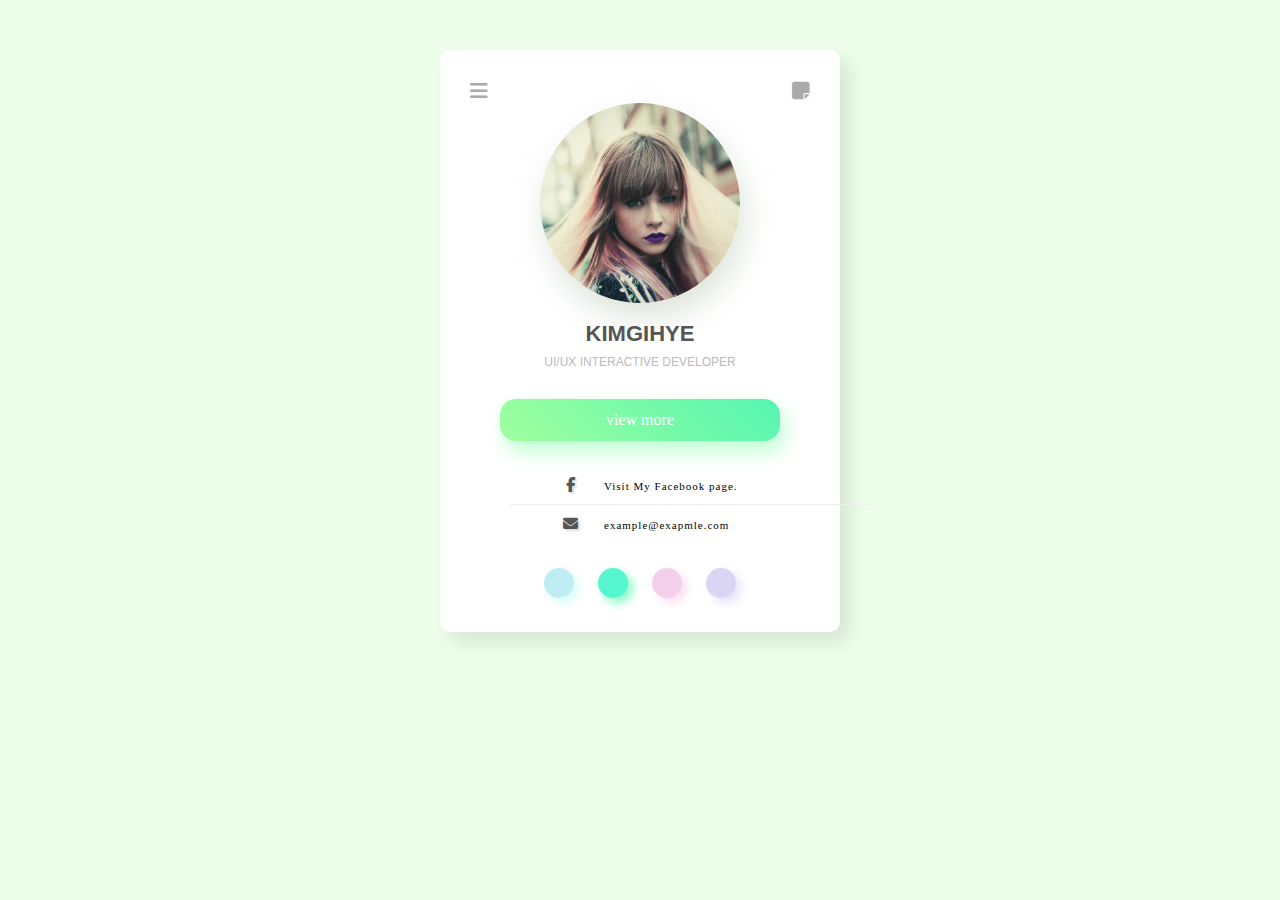
<file: member2.html>
<!DOCTYPE html>
<html lang="ko">
<head>
    <meta charset="UTF-8">
    <meta name="viewport" content="width=device-width, initial-scale=1.0">
    <title>프로필 카드</title>
    <!-- font-awesome -->
    <link rel="stylesheet" href="https://cdnjs.cloudflare.com/ajax/libs/font-awesome/6.7.2/css/all.min.css" integrity="sha512-Evv84Mr4kqVGRNSgIGL/F/aIDqQb7xQ2vcrdIwxfjThSH8CSR7PBEakCr51Ck+w+/U6swU2Im1vVX0SVk9ABhg==" crossorigin="anonymous" referrerpolicy="no-referrer" />
    <link rel="stylesheet" href="CSS/main.css">
</head>
<body class="member2">
    <section>
        <!-- 상단 메뉴영역 -->
         <nav class="menu">
            <a href="#"><i class="fa-solid fa-bars"></i></a>
            <a href="#"><i class="fa-solid fa-note-sticky"></i></a>
         </nav>
        <!-- 프로필 영역 -->
          <article class="profile">
            <div class="profile-img">
            <img src="img/member2.jpg" alt="프로필이미지">
        </div>
            </div>
            <h1>KIMGIHYE</h1>
            <h2>UI/UX INTERACTIVE DEVELOPER</h2>
            <a href="#" class="btn-view">view more</a>
          </article>
        <!-- 연락처 목록 영역 -->
         <ul class="contact">
            <li>
                <i class="fa-brands fa-facebook-f"></i>
                <span>Visit My Facebook page.</span>
            </li>
            <li>
                <i class="fa-solid fa-envelope"></i>
                <span>example@exapmle.com</span>
            </li>
         </ul>
        <!--멤버별 프로필 링크 만들기-->
        <nav class="others">
            <a href="index.html" ></a>
            <a href="member2.html" class="on"></a>
            <a href="member3.html"></a>
            <a href="member4.html"></a>
        </nav>
    </section>
</body>
</html>
</file>
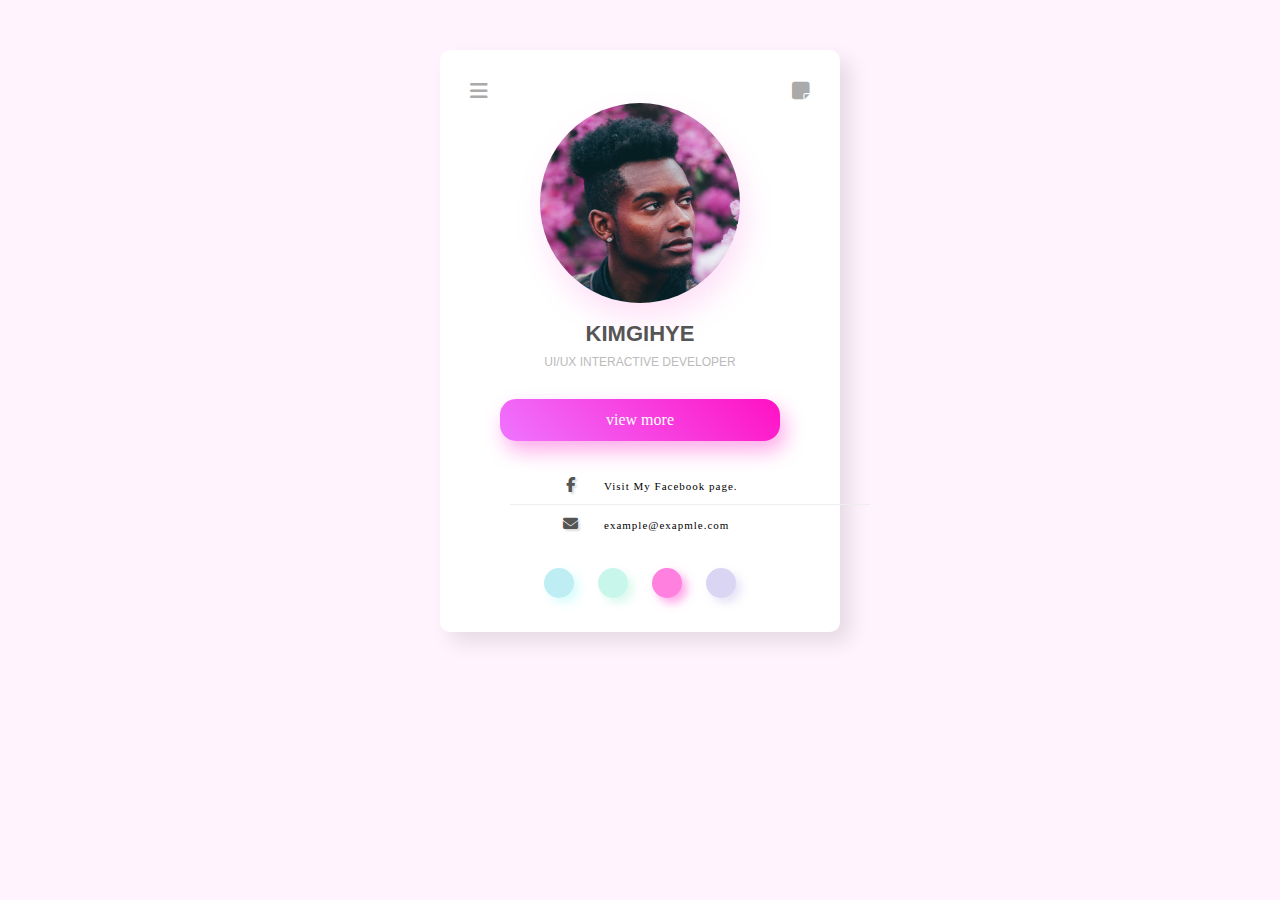
<file: member3.html>
<!DOCTYPE html>
<html lang="ko">
<head>
    <meta charset="UTF-8">
    <meta name="viewport" content="width=device-width, initial-scale=1.0">
    <title>프로필 카드</title>
    <!-- font-awesome -->
    <link rel="stylesheet" href="https://cdnjs.cloudflare.com/ajax/libs/font-awesome/6.7.2/css/all.min.css" integrity="sha512-Evv84Mr4kqVGRNSgIGL/F/aIDqQb7xQ2vcrdIwxfjThSH8CSR7PBEakCr51Ck+w+/U6swU2Im1vVX0SVk9ABhg==" crossorigin="anonymous" referrerpolicy="no-referrer" />
    <link rel="stylesheet" href="CSS/main.css">
</head>
<body class="member3">
    <section>
        <!-- 상단 메뉴영역 -->
         <nav class="menu">
            <a href="#"><i class="fa-solid fa-bars"></i></a>
            <a href="#"><i class="fa-solid fa-note-sticky"></i></a>
         </nav>
        <!-- 프로필 영역 -->
          <article class="profile">
            <div class="profile-img">
            <img src="img/member3.jpg" alt="프로필이미지">
        </div>
            </div>
            <h1>KIMGIHYE</h1>
            <h2>UI/UX INTERACTIVE DEVELOPER</h2>
            <a href="#" class="btn-view">view more</a>
          </article>
        <!-- 연락처 목록 영역 -->
         <ul class="contact">
            <li>
                <i class="fa-brands fa-facebook-f"></i>
                <span>Visit My Facebook page.</span>
            </li>
            <li>
                <i class="fa-solid fa-envelope"></i>
                <span>example@exapmle.com</span>
            </li>
         </ul>
        <!--멤버별 프로필 링크 만들기-->
        <nav class="others">
            <a href="index.html" ></a>
            <a href="member2.html"></a>
            <a href="member3.html" class="on"></a>
            <a href="member4.html"></a>
        </nav>
    </section>
</body>
</html>
</file>
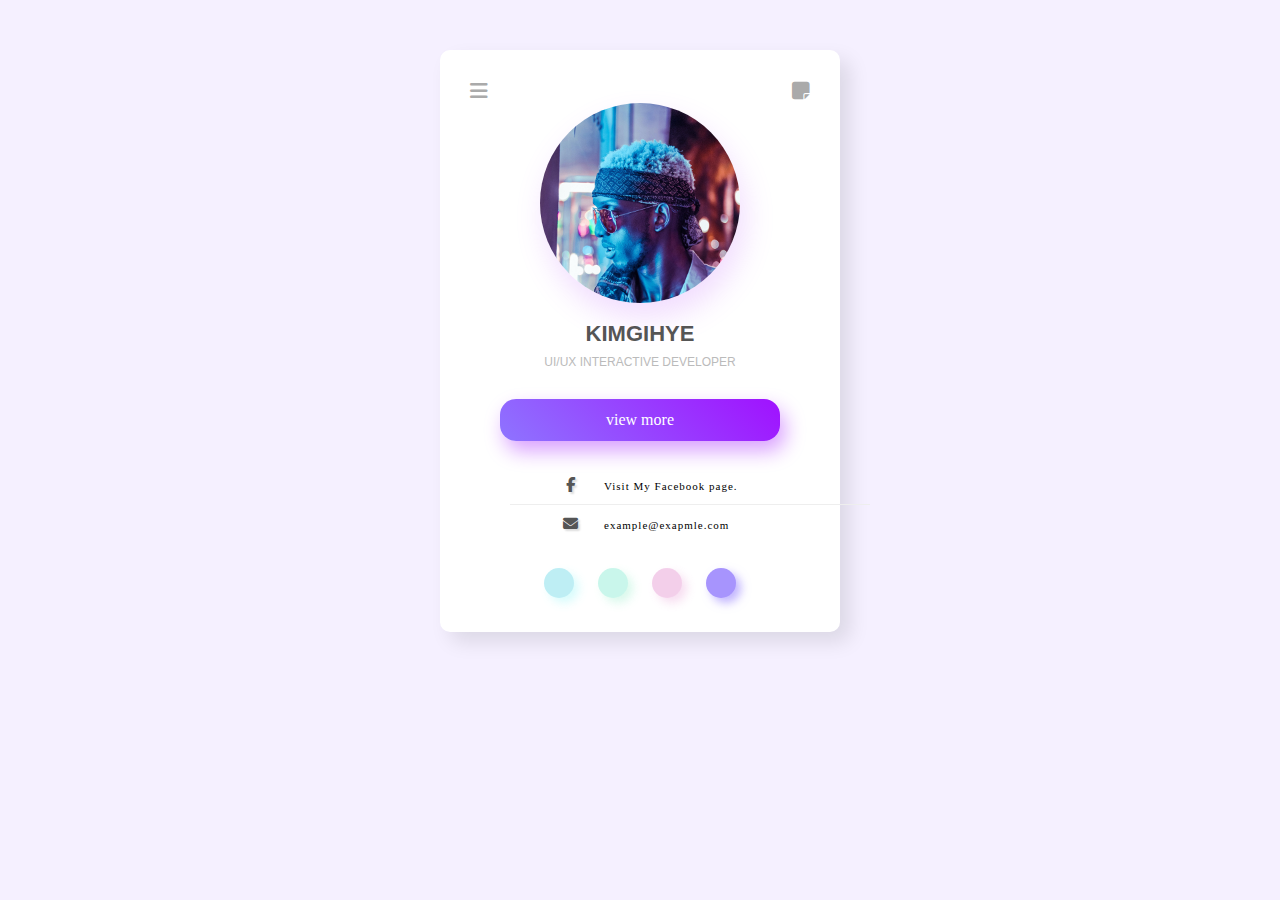
<file: member4.html>
<!DOCTYPE html>
<html lang="ko">
<head>
    <meta charset="UTF-8">
    <meta name="viewport" content="width=device-width, initial-scale=1.0">
    <title>프로필 카드</title>
    <!-- font-awesome -->
    <link rel="stylesheet" href="https://cdnjs.cloudflare.com/ajax/libs/font-awesome/6.7.2/css/all.min.css" integrity="sha512-Evv84Mr4kqVGRNSgIGL/F/aIDqQb7xQ2vcrdIwxfjThSH8CSR7PBEakCr51Ck+w+/U6swU2Im1vVX0SVk9ABhg==" crossorigin="anonymous" referrerpolicy="no-referrer" />
    <link rel="stylesheet" href="CSS/main.css">
</head>
<body class="member4">
    <section>
        <!-- 상단 메뉴영역 -->
         <nav class="menu">
            <a href="#"><i class="fa-solid fa-bars"></i></a>
            <a href="#"><i class="fa-solid fa-note-sticky"></i></a>
         </nav>
        <!-- 프로필 영역 -->
          <article class="profile">
            <div class="profile-img">
            <img src="img/member4.jpg" alt="프로필이미지">
        </div>
            </div>
            <h1>KIMGIHYE</h1>
            <h2>UI/UX INTERACTIVE DEVELOPER</h2>
            <a href="#" class="btn-view">view more</a>
          </article>
        <!-- 연락처 목록 영역 -->
         <ul class="contact">
            <li>
                <i class="fa-brands fa-facebook-f"></i>
                <span>Visit My Facebook page.</span>
            </li>
            <li>
                <i class="fa-solid fa-envelope"></i>
                <span>example@exapmle.com</span>
            </li>
         </ul>
        <!--멤버별 프로필 링크 만들기-->
        <nav class="others">
            <a href="index.html" ></a>
            <a href="member2.html"></a>
            <a href="member3.html"></a>
            <a href="member4.html" class="on"></a>
        </nav>
    </section>
</body>
</html>
</file>
<file: CSS/main.css>
@charset "utf-8";
<style>
@import url('https://fonts.googleapis.com/css2?family=Orbitron&display=swap');
</style>
*{
    margin: 0;
    padding: 0;
    box-sizing: border-box;
}
ul,ol{
    list-style: none;
}
/* 상단 메뉴영역 */
section{
    width: 340px;
    padding: 30px;
    /* background-color: #d06262; */
    margin: 50px auto;
    border-radius: 10px;
    background-color: #fff;
    box-shadow: 10px 10px 20px rgba(0, 0, 0, 0.1);

}
section nav.menu {
    background-color: #ffffff;

}
section nav.menu::after{
    content: "";
    display: block;
    clear: both;
}

section nav.menu a{
    color: #aaa;
    font-size: 20px;
}
section nav.menu a:first-child{
    float: left;
}
section nav.menu a:last-child{
    float: right;
}
/* 프로필영역 */
article.profile{
    width: 100%;
    /* background-color: yellow; */
    text-align: center;
}
/* article.profile img{
    width: 200px;
    height: 200px;
    border-radius: 50%;
} */
.profile-img{
    width: 200px;
    height: 200px;
    border-radius: 50%;
    overflow: hidden;
    margin: auto;
    box-shadow: 10px 10px 20px rgba(0, 0, 0, 0.1);
}
.profile-img img{
    width: 100%;
    transition: all 0.5s;
}
article.profile h1{
    font-weight: bold;
  font-size: 22px;
  font-family: "arial";
  line-height: 1;
  color: #555;
  margin-bottom: 5px;
  margin-top: 20px;
}
article.profile h2{
    font-weight: normal;
    font-size: 12px;
    font-family: "arial";
    color: #bbb;
    margin-bottom: 30px;
}
.btn-view{
    display: block;
    width: 180px;
    line-height: 32px;
    padding: 5px 50px;
    background-color: aqua;
    background: linear-gradient(45deg, #e8a9f3, #35e0f7);
    box-shadow: 5px 5px 20px rgba(0, 255, 255, 0.493);
    border-radius: 16px;
    color: #fff;
    text-decoration: none;
    margin: auto;
}
/* 연락처 영역 */
.contact{
    /* background-color: #ac7ec9; */
    margin: 25px 0;
}
.contact li{
    width: 100%;
    margin: auto;
    padding: 10px 30px;
    
}
.contact li:first-child{
    border-bottom: 1px solid #eee;
}
.contact li i{
    width: 20%;
    /* margin-right: 15px; */
    color: #555;
    text-align: center;
    font-size: 15px;
    text-shadow: 2px 2px 2px #ddd; 
    /* background-color: #9eefff; */
}
.contact li span{
    font-weight: normal;
    font-size: 11px;
    font-family: "Orbitron", serif;
    letter-spacing: 1px;
}
/* <!--멤버별 프로필 링크 만들기--> */
.others{
    width: 100%;
    text-align: center;
}
.others a{
    display: inline-block;
    width: 30px;
    height: 30px;
    border-radius: 50%;
    margin: 0 10px;
    opacity: 0.4;
    background-color: #e8a9f3;
    filter: saturate(0.7);
    /* filter: saturate(0.7); 비활성화 상태 */
}
.others a.on{
    opacity: 1;
    filter: saturate(1);
}
.others a:nth-of-type(1){
    background-color: #35e0f7;
    box-shadow: 5px 5px 10px rgba(74, 255, 255, 0.7);
  }
  .others a:nth-of-type(2){
    background-color: #55f5cd;
    box-shadow: 5px 5px 10px rgba(85, 245, 178, 0.7);
  }
  .others a:nth-of-type(3){
    background-color: #ff80df;
    box-shadow: 5px 5px 10px rgba(255, 128, 223, 0.7);
  }
  .others a:nth-of-type(4){
    background-color: #a794fd;
    box-shadow: 5px 5px 10px rgba(167, 148, 253, 0.7);
  }
  /* member1 */
body.member1{
    background-color: #ebfaff;
  }
  body.member1 .profile-img{
    box-shadow: 5px 15px 30px rgba(173, 216, 230, 0.8);
  }
  body.member1 .btn-view{
    background: linear-gradient(45deg, #4affff, #35e0f7);
    box-shadow: 5px 10px 20px rgba(0, 255, 255, 0.493);
  }
/* member2 */
  body.member2{
    background-color: #edffeb;
  }
  body.member2 .profile-img{
    box-shadow: 5px 15px 30px #bdccb783;
  }
  body.member2 .btn-view{
    background: linear-gradient(45deg, #a0ff9d, #55f5b2);
    box-shadow: 5px 10px 20px rgba(33, 350, 105, 0.3);
  }
  
 /* member3 */
 body.member3{
    background-color: #fff3fd;;
 }
 body.member3 .profile-img{
    box-shadow: 5px 15px 30px rgba(252, 99, 214, 0.2);
 }
 body.member3 .btn-view{
    background: linear-gradient(45deg, #ef74ff, #ff11c4);
  box-shadow: 5px 10px 20px rgba(255, 17, 196, 0.357);
 }
 /* member4 */
body.member4{
    background-color: #f5f0ff;
}
body.member4 .profile-img{
    box-shadow: 5px 15px 30px rgba(183, 82, 250, 0.2);
}
body.member4 .btn-view{
    background: linear-gradient(45deg, #8e74ff, #a011ff);
  box-shadow: 5px 10px 20px rgba(160, 17, 255, 0.4);
}
</file>
